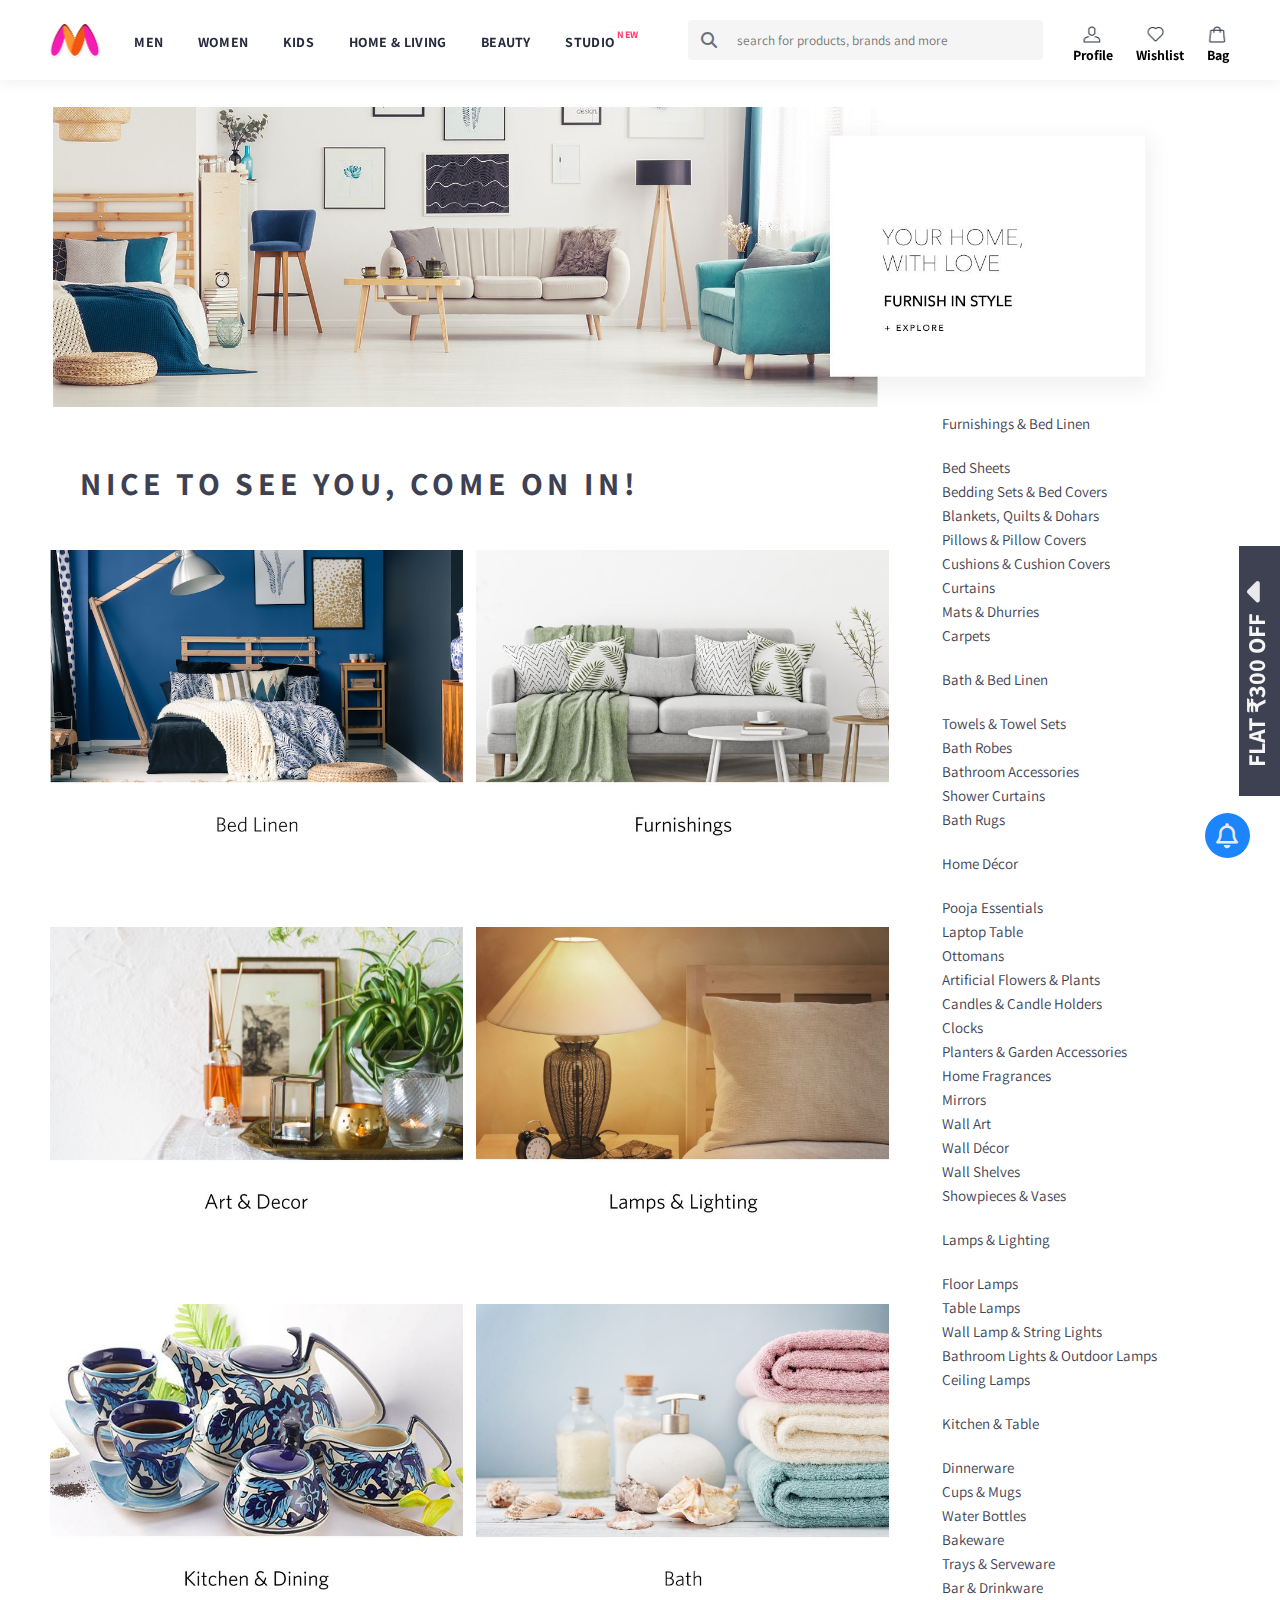
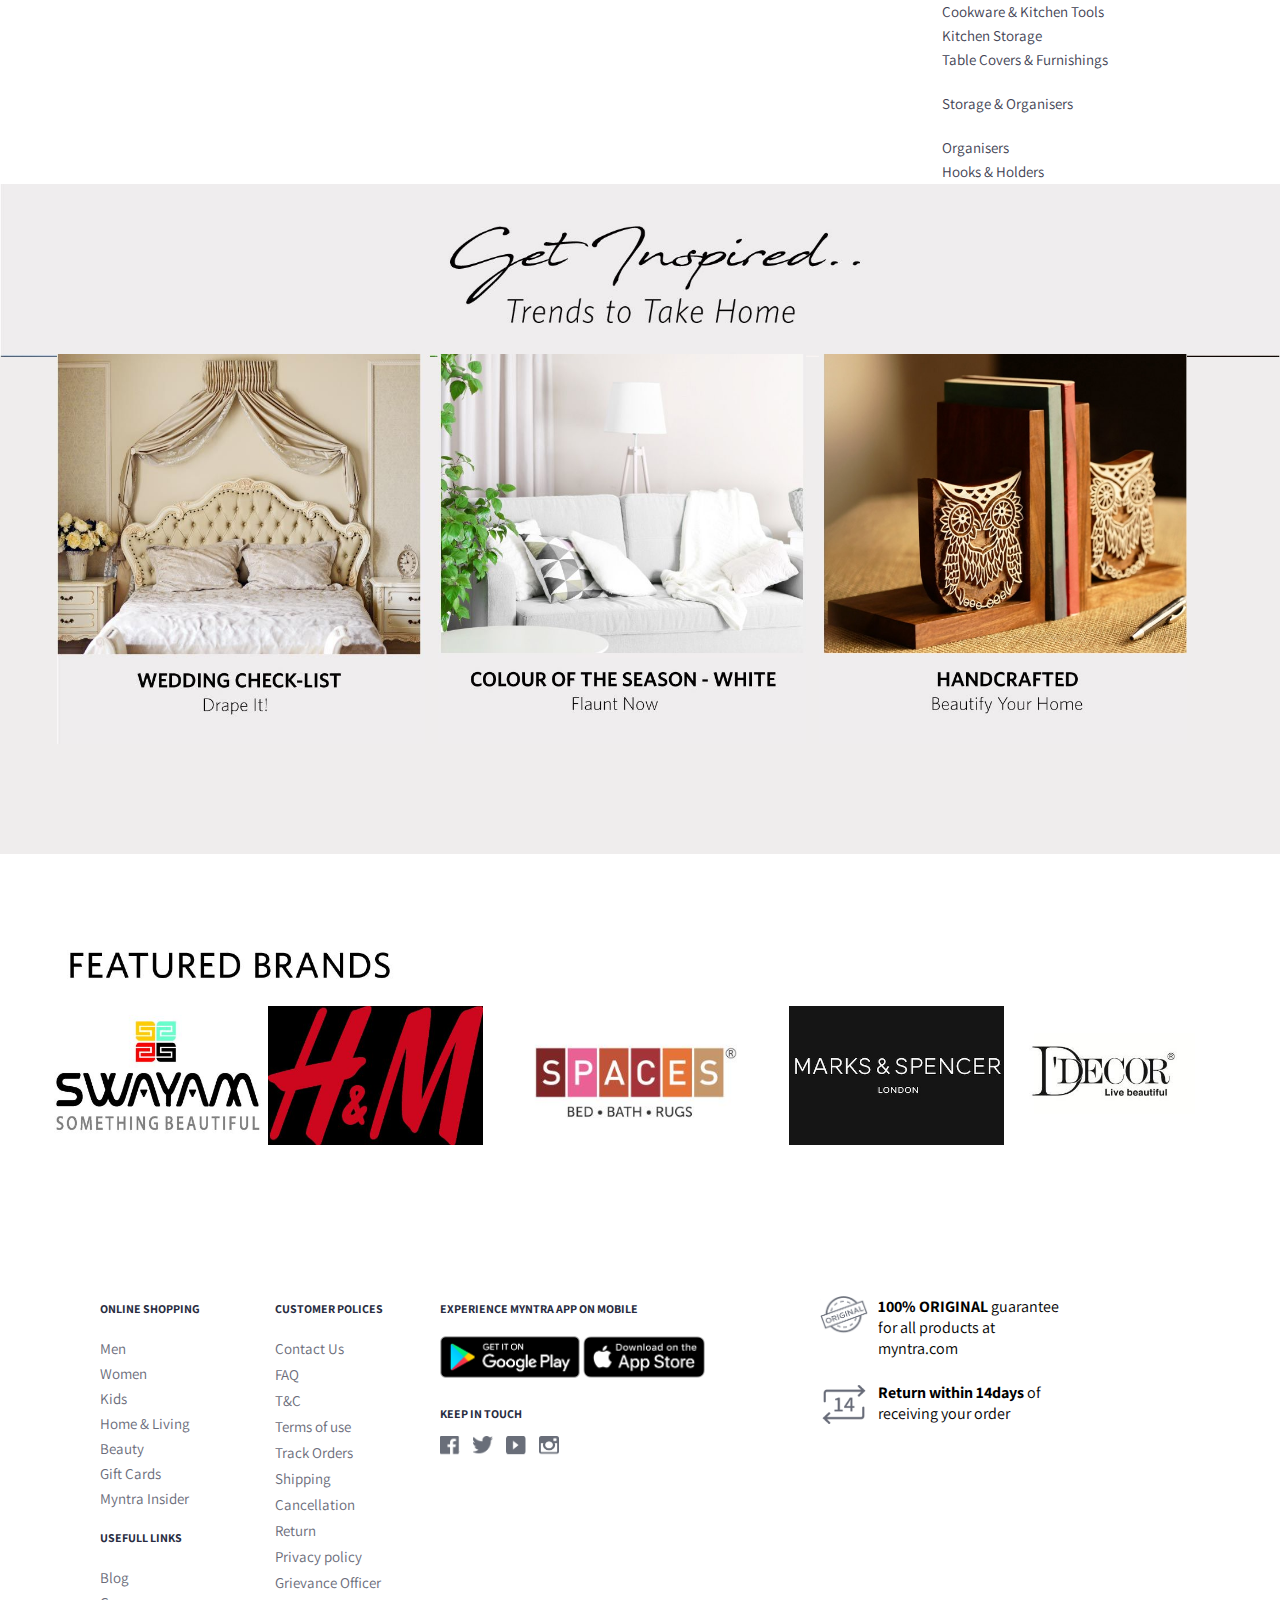
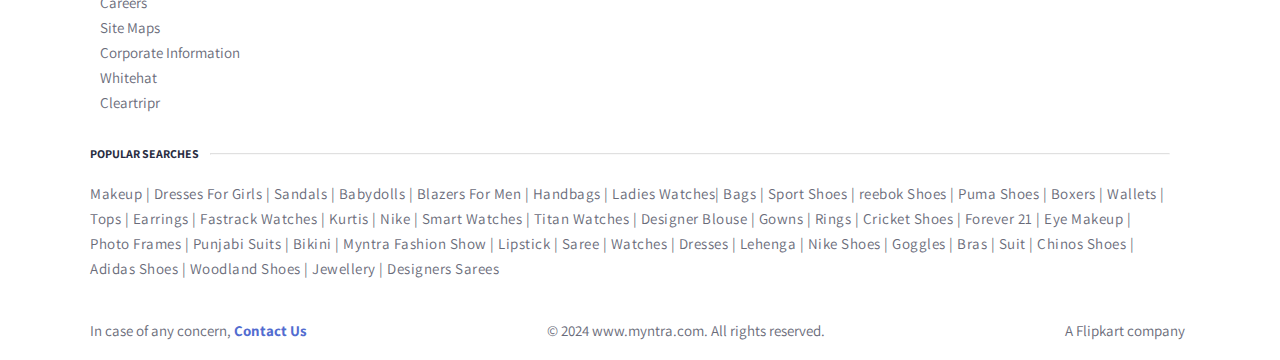
<file: home-living.html>
<!DOCTYPE html>
<html lang="en">

<head>
    <meta charset="UTF-8">
    <meta name="viewport" content="width=device-width, initial-scale=1.0">
    <title>home & living</title>
    <link rel="stylesheet" href="css/style.css">
    <link rel="icon" type="image/png"
    href="[data-uri]"
    sizes="64x64">
    <link rel="stylesheet" href="https://cdnjs.cloudflare.com/ajax/libs/font-awesome/6.5.2/css/all.min.css" />
</head>


<body>

    <header>
        <a href="index.html"><div class="logo">

        </div></a>
        <nav>
            <span style="position: relative; height: 47px;
            margin-top: 33px;" class="hover"><a href="index.html">men</a>

                <div class="mega-menu">
                    <div class="mega-itm">
                        <p class="mega-p">Topwear</p>
                        <ul type="none"
                            style="margin-left: 40px;text-transform: capitalize;font-weight: 400; color: #282c3f; ">
                            <li>T-Shirts</li>
                            <li style="margin-top: 4px;">Casual Shirts</li>

                            <li style="margin-top: 4px;">Formal Shirts</li>
                            <li style="margin-top: 4px;">Sweatshirts</li>
                            <li style="margin-top: 4px;">Sweaters</li>
                            <li style="margin-top: 4px;"> Jackets</li>
                            <li style="margin-top: 4px;">Blazers & Coats</li>
                            <li style="margin-top: 4px;">Suits</li>
                            <li style="margin-top: 4px;">Rain Jackets</li>
                        </ul>
                        <hr class="mega-line">
                        <p class="mega-p">Indian & Festive Wear</p>
                        <ul type="none"
                            style="margin-left: 40px;text-transform: capitalize;font-weight: 400; color: #282c3f; ">
                            <li>Kurtas & Kurta Sets</li>
                            <li style="margin-top: 4px;">Sherwanis</li>

                            <li style="margin-top: 4px;">Nehru Jackets</li>
                            <li style="margin-top: 4px;">Dhotis</li>

                        </ul>
                    </div>
                    <div class="mega-itm">
                        <p class="mega-p">Bottomwear</p>
                        <ul type="none"
                            style="margin-left: 40px;text-transform: capitalize;font-weight: 400; color: #282c3f; ">
                            <li>Jeans</li>
                            <li style="margin-top: 4px;">Casual Trousers</li>

                            <li style="margin-top: 4px;">Casual Trousers</li>
                            <li style="margin-top: 4px;">Formal Trousers</li>
                            <li style="margin-top: 4px;">Shorts</li>
                            <li style="margin-top: 4px;">Track Pants & Joggers</li>

                        </ul>
                        <hr class="mega-line">
                        <p class="mega-p">Innerwear & Sleepwear</p>
                        <ul type="none"
                            style="margin-left: 40px;text-transform: capitalize;font-weight: 400; color: #282c3f; ">
                            <li>Briefs & Trunks</li>
                            <li style="margin-top: 4px;">Boxers</li>

                            <li style="margin-top: 4px;">Vests</li>
                            <li style="margin-top: 4px;">Sleepwear & Loungewear</li>
                            <li style="margin-top: 4px;">Thermals</li>
                        </ul>
                        <hr class="mega-line">
                        <p class="mega-p">Plus Size
                        </p>

                    </div>
                    <div class="mega-itm">
                        <p class="mega-p">Footwear</p>
                        <ul type="none"
                            style="margin-left: 40px;text-transform: capitalize;font-weight: 400; color: #282c3f; ">
                            <li>Casual Shoes</li>
                            <li style="margin-top: 4px;">Formal Shoes</li>

                            <li style="margin-top: 4px;">Sports Shoes</li>
                            <li style="margin-top: 4px;">Sneakers</li>
                            <li style="margin-top: 4px;">Sandals & Floaters</li>
                            <li style="margin-top: 4px;">Flip Flops</li>
                            <li style="margin-top: 4px;">Socks</li>

                        </ul>
                        <hr class="mega-line">
                        <p class="mega-p">Personal Care & Grooming</p>
                        <p class="mega-p">Sunglasses & Frames</p>
                        <p class="mega-p">Watches</p>
                    </div>
                    <div class="mega-itm">
                        <p class="mega-p">Sports & Active Wear</p>
                        <ul type="none"
                            style="margin-left: 40px;text-transform: capitalize;font-weight: 400; color: #282c3f; ">
                            <li style="margin-top: 4px;">Sports Shoes</li>
                            <li style="margin-top: 4px;">Sports Sandals</li>

                            <li style="margin-top: 4px;">Active T-Shirts</li>
                            <li style="margin-top: 4px;">Track Pants & Shorts</li>
                            <li style="margin-top: 4px;">Tracksuits</li>
                            <li style="margin-top: 4px;">Track Pants & Joggers</li>
                            <li style="margin-top: 4px;">Jackets & Sweatshirts</li>
                            <li style="margin-top: 4px;">Sports Accessories</li>
                            <li style="margin-top: 4px;">Swimwear</li>

                        </ul>
                        <hr class="mega-line">
                        <p class="mega-p">Gadgets</p>
                        <ul type="none"
                            style="margin-left: 40px;text-transform: capitalize;font-weight: 400; color: #282c3f; ">
                            <li style="margin-top: 4px;">Smart Wearables</li>
                            <li style="margin-top: 4px;">Fitness Gadgets</li>
                            <li style="margin-top: 4px;">Headphones</li>
                            <li style="margin-top: 4px;">Speakers</li>

                        </ul>
                    </div>
                    <div class="mega-itm">
                        <p class="mega-p">Fashion Accessories</p>
                        <ul type="none"
                            style="margin-left: 40px;text-transform: capitalize;font-weight: 400; color: #282c3f; ">

                            <li style="margin-top: 4px;">Wallets</li>
                            <li style="margin-top: 4px;">Belts</li>
                            <li style="margin-top: 4px;">Perfumes & Body Mists</li>
                            <li style="margin-top: 4px;">Trimmers</li>
                            <li style="margin-top: 4px;">Deodorants</li>
                            <li style="margin-top: 4px;">Ties, Cufflinks & Pocket Squares</li>
                            <li style="margin-top: 4px;">Accessory Gift Sets</li>
                            <li style="margin-top: 4px;">Caps & Hats</li>
                            <li style="margin-top: 4px;">Mufflers, Scarves & Gloves</li>
                            <li style="margin-top: 4px;">Phone Cases</li>
                            <li style="margin-top: 4px;">Rings & Wristwear</li>
                            <li style="margin-top: 4px;">Helmets</li>

                        </ul>
                        <hr class="mega-line">

                        <p class="mega-p">Bags & Backpacks</p>
                        <p class="mega-p">Luggages & Trolleys</p>
                    </div>

                </div>

            </span>
            <span style="position: relative; height: 47px;
            margin-top: 33px; " class="hover2"><a href="">women</a>

                <div class="mega-menu" style="margin-left: -124px;">
                    <div class="mega-itm">
                        <p class="mega-p" style="color: #fb56c1;">Indian & Fusion Wear</p>
                        <ul type="none"
                            style="margin-left: 40px;text-transform: capitalize;font-weight: 400; color: #282c3f; ">
                            <li>Kurtas & Suits</li>
                            <li style="margin-top: 4px;">Kurtis, Tunics & Tops
                            </li>

                            <li style="margin-top: 4px;">Sarees</li>
                            <li style="margin-top: 4px;">Ethnic Wear</li>
                            <li style="margin-top: 4px;">Leggings, Salwars & Churidars</li>
                            <li style="margin-top: 4px;">Skirts & Palazzos</li>
                            <li style="margin-top: 4px;">Dress Materials</li>
                            <li style="margin-top: 4px;">Lehenga Cholis</li>
                            <li style="margin-top: 4px;">Dupattas & Shawls</li>
                            <li style="margin-top: 4px;">Jackets</li>
                        </ul>
                        <hr class="mega-line">
                        <p class="mega-p" style="color: #fb56c1;">Belts, Scarves & More</p>
                        <p class="mega-p" style="color: #fb56c1;">Watches & Wearables</p>

                    </div>
                    <div class="mega-itm">
                        <p class="mega-p" style="color: #fb56c1;">Western Wear</p>
                        <ul type="none"
                            style="margin-left: 40px;text-transform: capitalize;font-weight: 400; color: #282c3f; ">
                            <li>Dresses</li>
                            <li style="margin-top: 4px;">tops</li>

                            <li style="margin-top: 4px;">Tshirts</li>
                            <li style="margin-top: 4px;">Jeans</li>
                            <li style="margin-top: 4px;">Trousers & Capris</li>
                            <li style="margin-top: 4px;">Shorts & Skirts</li>
                            <li style="margin-top: 4px;"> Co-ords</li>
                            <li style="margin-top: 4px;">Playsuits</li>
                            <li style="margin-top: 4px;">Jumpsuits</li>
                            <li style="margin-top: 4px;">Shrugs</li>
                            <li style="margin-top: 4px;">Sweaters & Sweatshirts</li>
                            <li style="margin-top: 4px;">Jackets & Coats</li>
                            <li style="margin-top: 4px;">Blazers & Waistcoats</li>

                        </ul>
                        <hr class="mega-line">
                        <p class="mega-p" style="color: #fb56c1;">Plus Size</p>




                    </div>
                    <div class="mega-itm">
                        <p class="mega-p" style="color: #fb56c1;">Maternity</p>
                        <p class="mega-p" style="color: #fb56c1;">sunglasses & Frames</p>
                        <p class="mega-p" style="color: #fb56c1;">Footwear</p>
                        <ul type="none"
                            style="margin-left: 40px;text-transform: capitalize;font-weight: 400; color: #282c3f; ">
                            <li>Flats</li>
                            <li style="margin-top: 4px;">Casual Shoes</li>
                            <li style="margin-top: 4px;"> Heels</li>
                            <li style="margin-top: 4px;"> Boots</li>
                            <li style="margin-top: 4px;">Shorts</li>
                            <li style="margin-top: 4px;"> Sports Shoes & Floaters</li>

                        </ul>
                        <hr class="mega-line">
                        <p class="mega-p" style="color: #fb56c1;">Sports & Active Wear</p>
                        <ul type="none"
                            style="margin-left: 40px;text-transform: capitalize;font-weight: 400; color: #282c3f; ">
                            <li style="margin-top: 4px;">Clothing</li>
                            <li style="margin-top: 4px;">Footwear</li>

                            <li style="margin-top: 4px;">Sports Accessories</li>
                            <li style="margin-top: 4px;">Sports Equipment</li>


                        </ul>

                    </div>
                    <div class="mega-itm">
                        <p class="mega-p" style="color: #fb56c1;">Lingerie & Sleepwear</p>
                        <ul type="none"
                            style="margin-left: 40px;text-transform: capitalize;font-weight: 400; color: #282c3f; ">
                            <li style="margin-top: 4px;"> Bra</li>




                            <li style="margin-top: 4px;"> Briefs</li>

                            <li style="margin-top: 4px;"> Shapewear & Loungewear</li>
                            <li style="margin-top: 4px;"> Swimwear</li>
                            <li style="margin-top: 4px;">Tracksuits</li>
                            <li style="margin-top: 4px;"> Camisoles & Thermals</li>


                        </ul>
                        <hr class="mega-line">
                        <p class="mega-p" style="color: #fb56c1;">Beauty & Personal Care</p>
                        <ul type="none"
                            style="margin-left: 40px;text-transform: capitalize;font-weight: 400; color: #282c3f; ">
                            <li style="margin-top: 4px;"> Makeup</li>





                            <li style="margin-top: 4px;">Skincare</li>
                            <li style="margin-top: 4px;">Premium Beauty</li>
                            <li style="margin-top: 4px;">Lipsticks</li>
                            <li style="margin-top: 4px;"> Fragrances</li>

                        </ul>
                    </div>
                    <div class="mega-itm">
                        <p class="mega-p" style="color: #fb56c1;"> Gadgets</p>


                        <ul type="none"
                            style="margin-left: 40px;text-transform: capitalize;font-weight: 400; color: #282c3f; ">

                            <li style="margin-top: 4px;">
                                Smart Wearables</li>
                            <li style="margin-top: 4px;"> Fitness Gadgets</li>
                            <li style="margin-top: 4px;"> Headphones</li>
                            <li style="margin-top: 4px;"> Speakers</li>


                        </ul>
                        <hr class="mega-line">
                        <p class="mega-p" style="color: #fb56c1;">Jewellery</p>


                        <ul type="none"
                            style="margin-left: 40px;text-transform: capitalize;font-weight: 400; color: #282c3f; ">

                            <li style="margin-top: 4px;">
                                Fashion Jewellery</li>
                            <li style="margin-top: 4px;"> Fine Jewellery</li>
                            <li style="margin-top: 4px;"> Earrings
                            </li>
                        </ul>
                        <hr class="mega-line">
                        <p class="mega-p" style="color: #fb56c1;">Backpacks</p>
                        <p class="mega-p" style="color: #fb56c1;">Handbags, Bags & Wallets</p>
                        <p class="mega-p" style="color: #fb56c1;">Luggages & Trolleys</p>
                    </div>

                </div>

            </span>
            <span style="position: relative; height: 47px;
            margin-top: 33px;" class="hover3"><a href="">kids</a>

                <div class="mega-menu" style="margin-left: -200px;">
                    <div class="mega-itm">
                        <p class="mega-p" style="color: #f26a10;;">Boys Clothing</p>
                        <ul type="none"
                            style="margin-left: 40px;text-transform: capitalize;font-weight: 400; color: #282c3f; ">
                            <li>T-Shirts</li>

                            <li style="margin-top: 4px;"> Shirts</li>

                            <li style="margin-top: 4px;"> Shorts</li>
                            <li style="margin-top: 4px;">Jeans</li>
                            <li style="margin-top: 4px;">Trousers</li>
                            <li style="margin-top: 4px;"> Clothing Sets</li>
                            <li style="margin-top: 4px;"> Track Pants & Pyjamas</li>
                            <li style="margin-top: 4px;">Jacket, Sweater & Sweatshirts</li>
                            <li style="margin-top: 4px;"> Party Wear</li>
                            <li style="margin-top: 4px;"> Innerwear & Thermals</li>
                            <li style="margin-top: 4px;"> Nightwear & Loungewear</li>
                            <li style="margin-top: 4px;"> Value Packs</li>
                        </ul>

                    </div>
                    <div class="mega-itm">
                        <p class="mega-p" style="color:#f26a10;"> Girls Clothing</p>
                        <ul type="none"
                            style="margin-left: 40px;text-transform: capitalize;font-weight: 400; color: #282c3f; ">
                            <li> Dresses</li>
                            <li style="margin-top: 3px;"> Tops</li>

                            <li style="margin-top: 4px;">Casual Trousers</li>


                            <li style="margin-top: 4px;">Lehenga choli</li>
                            <li style="margin-top: 4px;"> Kurta Sets</li>
                            <li style="margin-top: 4px;"> Party wear</li>
                            <li style="margin-top: 4px;"> Dungarees & Jumpsuits</li>
                            <li style="margin-top: 4px;"> Skirts & shorts</li>
                            <li style="margin-top: 4px;"> Tights & Leggings</li>
                            <li style="margin-top: 4px;"> Jeans, Trousers & Capris</li>
                            <li style="margin-top: 4px;"> Jacket, Sweater </li>
                            <li style="margin-top: 4px;"> Innerwear & Thermals</li>
                            <li style="margin-top: 4px;"> Nightwear & Loungewear</li>
                            <li style="margin-top: 4px;"> Value Packs</li>

                        </ul>



                    </div>
                    <div class="mega-itm">
                        <p class="mega-p" style="color:#f26a10;"> Footwear</p>
                        <ul type="none"
                            style="margin-left: 40px;text-transform: capitalize;font-weight: 400; color: #282c3f; ">
                            <li> Casual Shoes</li>

                            <li style="margin-top: 4px;"> Flipflops</li>

                            <li style="margin-top: 4px;"> Sports Shoes</li>
                            <li style="margin-top: 4px;"> Flats</li>
                            <li style="margin-top: 4px;"> Sandals</li>
                            <li style="margin-top: 4px;"> School Shoes</li>
                            <li style="margin-top: 4px;"> Socks</li>


                        </ul>
                        <hr class="mega-line">
                        <p class="mega-p" style="color: #f26a10;"> Toys & Games</p>
                        <ul type="none"
                            style="margin-left: 40px;text-transform: capitalize;font-weight: 400; color: #282c3f; ">
                            <li> Learning & Development</li>

                            <li style="margin-top: 4px;"> Activity Toys</li>
                            <li style="margin-top: 4px;"> Soft Toys</li>
                            <li style="margin-top: 4px;"> Action Figure / Play set</li>


                        </ul>





                    </div>
                    <div class="mega-itm">
                        <p class="mega-p" style="color: #f26a10;"> Infants
                        </p>



                        <ul type="none"
                            style="margin-left: 40px;text-transform: capitalize;font-weight: 400; color: #282c3f; ">
                            <li style="margin-top: 4px;">Bodysuits</li>
                            <li style="margin-top: 4px;"> Rompers & Sleepsuits</li>

                            <li style="margin-top: 4px;">Clothing Sets</li>
                            <li style="margin-top: 4px;"> Tshirts & Tops</li>
                            <li style="margin-top: 4px;"> Dresses</li>
                            <li style="margin-top: 4px;">Track Pants & Joggers</li>
                            <li style="margin-top: 4px;"> Bottom wear</li>
                            <li style="margin-top: 4px;"> Innerwear & Sleepwear</li>
                            <li style="margin-top: 4px;"> Infant Care</li>

                        </ul>
                        <hr class="mega-line">
                        <p class="mega-p" style="color: #f26a10;"> Home & Bath</p>
                        <p class="mega-p" style="color: #f26a10;"> Personal Care</p>

                    </div>
                    <div class="mega-itm">
                        <p class="mega-p" style="color: #f26a10;"> Kids Accessories</p>

                        <ul type="none"
                            style="margin-left: 40px;text-transform: capitalize;font-weight: 400; color: #282c3f; ">

                            <li style="margin-top: 4px;">Bags & Backpacks</li>
                            <li style="margin-top: 4px;"> Watches</li>
                            <li style="margin-top: 4px;">Jewellery & Hair accessory</li>
                            <li style="margin-top: 4px;"> Sunglasses</li>
                            <li style="margin-top: 4px;">Deodorants</li>
                            <li style="margin-top: 4px;"> Masks & Protective Gears</li>

                            <li style="margin-top: 4px;">Caps & Hats</li>


                        </ul>
                        <hr class="mega-line">

                        <p class="mega-p" style="color: #f26a10; margin-bottom: -1px;"> Brands</p>


                        <ul type="none"
                            style="margin-left: 40px;text-transform: capitalize;font-weight: 400; color: #282c3f ;">

                            <li style="margin-top: 3px;">H&M</li>
                            <li style="margin-top: 3px;"> Max Kids</li>
                            <li style="margin-top: 3px;">Pantaloons</li>
                            <li style="margin-top: 3px;"> United Colors Of Benetton Kids</li>
                            <li style="margin-top: 3px;"> YK</li>
                            <li style="margin-top: 3px;"> U.S. Polo Assn. Kidss</li>
                            <li style="margin-top: 3px;"> HRX</li>

                            <li style="margin-top: 3px;"> Mothercare</li>


                        </ul>

                    </div>

                </div>

            </span>
            <span style="position: relative; height: 47px;
            margin-top: 33px; " class="hover4"><a href="home-living.html">home & living</a>

                <div class="mega-menu" style="margin-left: -270px;">
                    <div class="mega-itm">
                        <p class="mega-p" style="color: #f2c210;"> Bed Linen & Furnishing</p>

                        <ul type="none"
                            style="margin-left: 40px;text-transform: capitalize;font-weight: 400; color: #282c3f; ">
                            <li>T-Shirts</li>
                            <li style="margin-top: 4px;"> Bed Runners</li>

                            <li style="margin-top: 4px;"> Mattress Protectors</li>
                            <li style="margin-top: 4px;">Bedsheets</li>
                            <li style="margin-top: 4px;">Bedding Sets</li>
                            <li style="margin-top: 4px;"> Blankets, Quilts & Dohars</li>
                            <li style="margin-top: 4px;">Pillows & Pillow Covers</li>
                            <li style="margin-top: 4px;"> Bed Covers</li>
                            <li style="margin-top: 4px;">Diwan Sets</li>
                            <li style="margin-top: 4px;"> Chair Pads & Covers</li>
                            <li style="margin-top: 4px;"> Sofa Covers</li>
                        </ul>
                        <hr class="mega-line">
                        <p class="mega-p" style="color: #f2c210;"> Flooring</p>


                        <ul type="none"
                            style="margin-left: 40px;text-transform: capitalize;font-weight: 400; color: #282c3f; ">
                            <li>Floor Runnerss</li>


                            <li style="margin-top: 4px;">Carpets</li>
                            <li style="margin-top: 4px;"> Floor Mats & Dhurries</li>
                            <li style="margin-top: 4px;"> Door Mats </li>


                        </ul>
                    </div>
                    <div class="mega-itm">
                        <p class="mega-p" style="color: #f2c210;"> Bath</p>

                        <ul type="none"
                            style="margin-left: 40px;text-transform: capitalize;font-weight: 400; color: #282c3f; ">
                            <li> Bath Towels</li>
                            <li style="margin-top: 4px;"> Hand & Face Towels</li>

                            <li style="margin-top: 4px;">Casual Trousers</li>
                            <li style="margin-top: 4px;"> Beach Towels</li>
                            <li style="margin-top: 4px;"> Towels Set</li>
                            <li style="margin-top: 4px;"> Bath Rugs</li>
                            <li style="margin-top: 4px;"> Bath Robes</li>
                            <li style="margin-top: 4px;"> Bathroom Accessories</li>
                            <li style="margin-top: 4px;"> Shower Curtains</li>

                        </ul>
                        <hr class="mega-line">
                        <p class="mega-p" style="color: #f2c210;">Lamps & Lighting</p>

                        <ul type="none"
                            style="margin-left: 40px;text-transform: capitalize;font-weight: 400; color: #282c3f; ">
                            <li>Ceiling Lamps</li>
                            <li style="margin-top: 4px;"> Table Lamps</li>
                            <li style="margin-top: 4px;"> Floor Lamps</li>

                            <li style="margin-top: 4px;"> Wall Lamps</li>
                            <li style="margin-top: 4px;"> Outdoor Lamps</li>
                            <li style="margin-top: 4px;"> String Lights</li>
                        </ul>

                    </div>
                    <div class="mega-itm">
                        <p class="mega-p" style="color: #f2c210;"> Home Décor</p>



                        <ul type="none"
                            style="margin-left: 40px;text-transform: capitalize;font-weight: 400; color: #282c3f; ">
                            <li>Jeans</li>
                            <li style="margin-top: 4px;">Plants & Planters</li>

                            <li style="margin-top: 4px;"> Aromas & Candles</li>
                            <li style="margin-top: 4px;"> Clocks</li>
                            <li style="margin-top: 4px;"> Mirrors</li>
                            <li style="margin-top: 4px;"> Festive Decor</li>
                            <li style="margin-top: 4px;"> Pooja Essentials</li>
                            <li style="margin-top: 4px;"> Wall Shelves</li>
                            <li style="margin-top: 4px;"> Fountains</li>
                            <li style="margin-top: 4px;"> Showpieces & Vases</li>
                            <li style="margin-top: 4px;"> Ottoman</li>



                        </ul>
                        <hr class="mega-line">
                        <p class="mega-p" style="color: #f2c210;"> Cushions & Cushion Covers
                        </p>
                        <p class="mega-p" style="color: #f2c210;"> Curtains</p>

                    </div>
                    <div class="mega-itm">
                        <p class="mega-p" style="color: #f2c210;"> Home Gift Sets</p>
                        <p class="mega-p" style="color: #f2c210;">Kitchen & Table</p>


                        <ul type="none"
                            style="margin-left: 40px;text-transform: capitalize;font-weight: 400; color: #282c3f; ">
                            <li style="margin-top: 4px;"> Kitchen & Table</li>
                            <li style="margin-top: 4px;"> Table Runners</li>

                            <li style="margin-top: 4px;"> Dinnerware & Serveware/li>
                            <li style="margin-top: 4px;">Cups and Mugs</li>
                            <li style="margin-top: 4px;">Tracksuits</li>
                            <li style="margin-top: 4px;">Bakeware & Cookware</li>
                            <li style="margin-top: 4px;"> Kitchen Storage & Tools</li>
                            <li style="margin-top: 4px;"> Bar & Drinkware</li>
                            <li style="margin-top: 4px;"> Table Covers & Furnishings
                            </li>

                        </ul>
                        <hr class="mega-line">
                        <p class="mega-p" style="color: #f2c210;"> Storage</p>


                        <ul type="none"
                            style="margin-left: 40px;text-transform: capitalize;font-weight: 400; color: #282c3f; ">
                            <li style="margin-top: 4px;"> Bins</li>
                            <li style="margin-top: 4px;"> Hangers</li>
                            <li style="margin-top: 4px;"> Organisers</li>
                            <li style="margin-top: 4px;"> Hooks & Holders</li>
                            <li style="margin-top: 4px;"> Laundry Bags</li>

                        </ul>
                    </div>
                    <div class="mega-itm">
                        <p class="mega-p" style="color: #f2c210;">Brands</p>


                        <ul type="none"
                            style="margin-left: 40px;text-transform: capitalize;font-weight: 400; color: #282c3f; ">

                            <li style="margin-top: 4px;"> H&M</li>
                            <li style="margin-top: 4px;">Marks & Spencer</li>
                            <li style="margin-top: 4px;"> Home Centre</li>
                            <li style="margin-top: 4px;"> Spaces</li>
                            <li style="margin-top: 4px;"> Story@Home</li>
                            <li style="margin-top: 4px;"> D'Decor</li>
                            <li style="margin-top: 4px;"> Pure Home & Living</li>
                            <li style="margin-top: 4px;"> Swayam</li>
                            <li style="margin-top: 4px;"> Raymond Home</li>
                            <li style="margin-top: 4px;"> Maspar</li>
                            <li style="margin-top: 4px;"> My Trident</li>
                            <li style="margin-top: 4px;">Cortina</li>
                            <li style="margin-top: 4px;">Random</li>
                            <li style="margin-top: 4px;"> Ellementry</li>
                            <li style="margin-top: 4px;">ROMEE</li>
                            <li style="margin-top: 4px;">SEJ by Nisha Gupta</li>

                        </ul>

                    </div>

                </div>

            </span>
            <span style="position: relative; height: 47px;
            margin-top: 33px; " class="hover5"><a href="">beauty</a>

                <div class="mega-menu" style="margin-left: -400px;">
                    <div class="mega-itm">
                        <p class="mega-p" style="color: #0db7af;"> Makeup</p>

                        <ul type="none"
                            style="margin-left: 40px;text-transform: capitalize;font-weight: 400; color: #282c3f; ">
                            <li>Lipstick</li>
                            <li style="margin-top: 4px;">Lip Gloss</li>

                            <li style="margin-top: 4px;">Lip Liner</li>
                            <li style="margin-top: 4px;">Mascara</li>
                            <li style="margin-top: 4px;">Eyeliner</li>
                            <li style="margin-top: 4px;"> Kajal</li>
                            <li style="margin-top: 4px;">Eyeshadow</li>
                            <li style="margin-top: 4px;">Foundation</li>
                            <li style="margin-top: 4px;">Primer</li>
                            <li style="margin-top: 4px;"> Concealer</li>
                            <li style="margin-top: 4px;">Compact</li>
                            <li style="margin-top: 4px;">Nail Polish</li>
                        </ul>


                    </div>
                    <div class="mega-itm">
                        <p class="mega-p" style="color:#0db7af;"> Skincare, Bath & Body</p>

                        <ul type="none"
                            style="margin-left: 40px;text-transform: capitalize;font-weight: 400; color: #282c3f; ">
                            <li> Face Moisturiser</li>
                            <li style="margin-top: 4px;">Cleanser</li>

                            <li style="margin-top: 4px;">Masks & Peel</li>
                            <li style="margin-top: 4px;">Sunscreen</li>
                            <li style="margin-top: 4px;">Serum</li>
                            <li style="margin-top: 4px;">Face Wash </li>
                            <li style="margin-top: 4px;">Eye Cream</li>
                            <li style="margin-top: 4px;">Lip Balm</li>
                            <li style="margin-top: 4px;">Body Lotion</li>
                            <li style="margin-top: 4px;">Body Wash</li>
                            <li style="margin-top: 4px;">Body Scrub</li>
                            <li style="margin-top: 4px;">Hand Cream</li>

                        </ul>
                        <hr class="mega-line">
                        <p class="mega-p" style="color: #0db7af;"> Baby Care</p>
                        <p class="mega-p" style="color: #0db7af;"> Masks</p>




                    </div>
                    <div class="mega-itm">
                        <p class="mega-p" style="color: #0db7af;"> Haircare</p>

                        <ul type="none"
                            style="margin-left: 40px;text-transform: capitalize;font-weight: 400; color: #282c3f; ">
                            <li>Conditioner</li>
                            <li style="margin-top: 4px;">Shampoo</li>

                            <li style="margin-top: 4px;"> Hair Cream</li>
                            <li style="margin-top: 4px;">Hair Oil</li>
                            <li style="margin-top: 4px;">Hair Gel</li>
                            <li style="margin-top: 4px;">Hair Color</li>
                            <li style="margin-top: 4px;">Hair Serum</li>
                            <li style="margin-top: 4px;"> Hair Accessory</li>



                        </ul>
                        <hr class="mega-line">
                        <p class="mega-p" style="color: #0db7af;">Fragrances</p>
                        <ul type="none"
                            style="margin-left: 40px;text-transform: capitalize;font-weight: 400; color: #282c3f; ">
                            <li>Perfume</li>
                            <li style="margin-top: 4px;">Deodorant</li>

                            <li style="margin-top: 4px;"> Body Mist</li>




                        </ul>

                    </div>
                    <div class="mega-itm">
                        <p class="mega-p" style="color: #0db7af;">Appliances</p>

                        <ul type="none"
                            style="margin-left: 40px;text-transform: capitalize;font-weight: 400; color: #282c3f; ">
                            <li style="margin-top: 4px;">Hair Straightener</li>
                            <li style="margin-top: 4px;">Hair Dryer</li>

                            <li style="margin-top: 4px;">Epilator</li>

                        </ul>
                        <hr class="mega-line">
                        <p class="mega-p" style="color: #0db7af;"> Men's Grooming</p>


                        <ul type="none"
                            style="margin-left: 40px;text-transform: capitalize;font-weight: 400; color: #282c3f; ">
                            <li style="margin-top: 4px;">Trimmers</li>
                            <li style="margin-top: 4px;">Beard Oil</li>

                            <li style="margin-top: 4px;">Hair Wax</li>
                        </ul>
                        <hr class="mega-line">
                        <p class="mega-p" style="color: #0db7af;"> Beauty Gift & Makeup Set</p>
                        <ul type="none"
                            style="margin-left: 40px;text-transform: capitalize;font-weight: 400; color: #282c3f; ">
                            <li style="margin-top: 4px;">Beauty Gift</li>
                            <li style="margin-top: 4px;">Makeup Kit</li>


                        </ul>
                        <hr class="mega-line">
                        <p class="mega-p" style="color: #0db7af;"> Premium Beauty</p>
                        <p class="mega-p" style="color: #0db7af;"> Wellness & Hygiene</p>


                    </div>
                    <div class="mega-itm">
                        <p class="mega-p" style="color: #0db7af;"> Top Brands</p>
                        
                        <ul type="none"
                            style="margin-left: 40px;text-transform: capitalize;font-weight: 400; color: #282c3f; ">

                            <li style="margin-top: 4px;">Lakme</li>
                            <li style="margin-top: 4px;">Maybelline</li>
                            <li style="margin-top: 4px;">LOreal</li>
                            <li style="margin-top: 4px;">Philips</li>
                            <li style="margin-top: 4px;">Bath & Body Works</li>
                            <li style="margin-top: 4px;"> THE BODY SHOP</li>
                            <li style="margin-top: 4px;">  Biotique</li>
                            <li style="margin-top: 4px;">Mamaearth</li>
                            <li style="margin-top: 4px;"> MCaffeine</li>
                            <li style="margin-top: 4px;">  Nivea</li>
                            <li style="margin-top: 4px;">Lotus Herbals</li>
                            <li style="margin-top: 4px;"> LOreal Professionnel</li>
                            <li style="margin-top: 4px;"> KAMA AYURVEDA</li>
                            <li style="margin-top: 4px;">  Forest Essentials</li>
                            <li style="margin-top: 4px;"> M.A.C</li>


                        </ul>

                    </div>

                </div>

            </span>
            <span style="position: relative; height: 47px;
            margin-top: 33px; " class="hover"> <a href="" style="position: relative;"> studio
                    <div class="small-text">new</div>
                </a>


                <div class="mega-menu" style="margin-left: -200px; width: 470px; ">
                    <img src="image/Screenshot 2024-06-10 195214.png" width="150px" height="50px" alt=""
                        style="margin-left: 33%;">
                    <p
                        style="position: absolute; top: 50px; left: 90px; color: #535766;font-weight: 400;text-transform: capitalize;">
                        Your daily inspiration for everything fashion</p>


                    <div><img src="image/sudio-nav-banner.png" width="400px" alt=""
                            style="margin-top: 110px;margin-left: -270px;"></div>
                    <div><button style="position: absolute; top: 85%;right: 30%; height: 50px; width: 200px;;">EXPLORE
                            STUDIO <i class="fa-solid fa-angle-right" style="margin-left: 20px;"></i></button></div>
                </div>


            </span>
        </nav>
        <div class="search-box">
            <i style="margin-left: 13px;" class="fa-solid fa-magnifying-glass"></i>
            <input type="text" placeholder="search for products, brands and more">

        </div>

        <div class="right" style="margin-left: 30px;">
            <div class="profile">
            </div>
            <div> Profile</div>



        </div>
        <div class="right">
            <div class="wishlist">
            </div>
            <div> Wishlist</div>



        </div>
        <div class="right">
            <div class="bag">
            </div>
            <div style="margin-left: 8px;">Bag</div>



        </div>

    </header>

    <img src="image/eff01060-f706-468d-b97c-95cdf43174f91528443826867-Desktop-Home-Banner.jpg" width="1143px"
        height="300px" alt="" style="margin-left: 53px; margin-top: 107px;">


    <div class="mid-part">
        <div class="mid-images">
            <h1 class="heading1">NICE TO SEE YOU, COME ON IN!</h1>
            <div><img src="image/11517563660020-bed.jpg" width="413px" height="322px" alt="">
                <img src="image/11517563782565-furnishings.jpg" width="413px" height="322px" alt=""
                    style="margin-left: 10px;">
            </div>

            <div style="margin-top: 50px;"><img src="image/11517563810789-art-n-decor.jpg" width="413px" height="322px"
                    alt="">
                <img src="image/11517563866590-lamps.jpg" width="413px" height="322px" alt=""
                    style="margin-left: 10px;">
            </div>

            <div style="margin-top: 50px;"><img src="image/11517563925069-kitchen.jpg" width="413px" height="322px"
                    alt="">
                <img src="image/11517563958962-bath.jpg" width="413px" height="322px" alt="" style="margin-left: 10px;">
            </div>
        </div>
        <div class="right-mid">
            <ul type="none"
                style="line-height: 24px; margin-left: 40px;text-transform:capitalize;font-weight: 400; color: #3e4152 ; font-size: 15px;">
                <li style="margin-bottom: 20px;">furnishings & Bed Linen</li>

                <li>Bed Sheets</li>
                <li>Bedding Sets & Bed Covers</li>
                <li> Blankets, Quilts & Dohars</li>
                <li>Pillows & Pillow Covers</li>
                <li>Cushions & Cushion Covers</li>
                <li>Curtains</li>
                <li>Mats & Dhurries</li>
                <li>Carpets</li>
                <li style="margin-top:20px ;margin-bottom: 20px;">Bath & Bed Linen</li>
                <li>Towels & Towel Sets</li>
                <li>Bath Robes</li>
                <li>Bathroom Accessories</li>
                <li>Shower Curtains</li>
                <li>Bath Rugs</li>
                <li style="margin-top:20px ;margin-bottom: 20px;">Home Décor</li>
                <li>Pooja Essentials</li>
                <li>Laptop Table</li>
                <li>Ottomans</li>
                <li>Artificial Flowers & Plants</li>
                <li>Candles & Candle Holders</li>
                <li>Clocks</li>
                <li>Planters & Garden Accessories</li>
                <li>Home Fragrances</li>
                <li>Mirrors</li>
                <li>Wall Art</li>
                <li>Wall Décor</li>
                <li>Wall Shelves</li>
                <li>Showpieces & Vases</li>
                <li style="margin-top:20px ;margin-bottom: 20px;">Lamps & Lighting</li>
                <li>Floor Lamps</li>
                <li>Table Lamps</li>
                <li>Wall Lamp & String Lights</li>
                <li>Bathroom Lights & Outdoor Lamps</li>
                <li>Ceiling Lamps</li>
                <li style="margin-top:20px ;margin-bottom: 20px;">Kitchen & Table</li>
                <li>Dinnerware</li>
                <li>Cups & Mugs</li>
                <li>Water Bottles</li>
                <li>Bakeware</li>
                <li>Trays & Serveware</li>
                <li>Bar & Drinkware</li>
                <li>Cookware & Kitchen Tools</li>
                <li>Kitchen Storage</li>
                <li>Table Covers & Furnishings</li>
                <li style="margin-top:20px ;margin-bottom: 20px;">Storage & Organisers</li>
                <li>Organisers</li>
                <li>Hooks & Holders</li>
            </ul>



        </div>



    </div>

    <div style="width: 100%; height: 300px;">
        <img src="image/11517478281102-Home-page-Desktop_12.jpg" width="100%" alt="">
    </div>
    <div style="
     margin-top: -130px; width: 100%; height: 500px;background-color:#EFEDED;">
        <img src="image/11517485441956-Wedding-checklist.jpg" width="368px" alt="" style="margin-left: 57px;">
        <img src="image/11517478592904-Home-page-Desktop_14.jpg" width="368px" alt="" style="margin-left: 10px;">
        <img src="image/11517478592892-Home-page-Desktop_15.jpg" width="368px" alt="" style="margin-left: 10px;">
    </div>
    <img src="image/11517478696928-Home-page-Desktop_16.jpg" alt="" width="90%" style="margin-left: 62px;">

    <div style="margin-left: 50px; height: 200px;">
        <img src="image/13606c4a-14e9-48e4-a56a-a9c3979e7db21650971940091-swayam_logo_new_1980_x_1280.jpg" alt=""
            width="215px">
            <img src="image/ff6b8a0b-83fa-4f9f-bbb3-0fc51fd9454a1647517771374-updated-logo.jpg" alt="" width="215px">
            <img src="image/9830dff5-9056-402f-9bf0-ba3ead0abcaf1647499996169-SPACES---LOGO-01--BEDBATHRUGS-.jpg" alt="" width="300px">
            <img src="image/06f9e39d-a4d4-4ba4-b4cb-960c87ff5d511647499996189-M-S-Logo.jpg" alt="" width="215px">
            <img src="image/a38e440e-1ff7-4092-acbe-46d74b38384a1551443106457-Home-page-Desktop-Brands_13.jpg" alt="" width="215px">
    </div>

    <div class="after-image">

        <div style="width: 175px;height: 430px">
            <p style="font-size: 12px;color:  #282c3f;font-weight:700 ;margin-top: 5px;"><a href="">ONLINE
                    SHOPPING</a>
            </p>

            <p style="margin-top: 20px; font-size: 15px;color: #696b79;line-height: 25px;"> <a href="">Men</a> <br>
                <a href="">Women</a> <br>
                <a href="">Kids</a> <br>
                <a href="">Home & Living</a> <br>
                <a href="">Beauty</a> <br>
                <a href="">Gift Cards</a> <br>
                <a href="">Myntra Insider</a>
            </p>

            <p style="font-size: 12px;color:  #282c3f;font-weight:700 ;margin-top: 19px;"><a href="">USEFULL
                    LINKS</a>
            </p>

            <p style="margin-top: 20px; font-size: 15px;color: #696b79;line-height: 25px;"> <a href="">Blog</a> <br>
                <a href="">Careers</a> <br>
                <a href="">Site Maps</a> <br>
                <a href="">Corporate Information</a> <br>
                <a href="">Whitehat</a> <br>
                <a href="">Cleartripr</a>
            </p>

        </div>
        <div style="width: 165px;height: 296.67px;">
            <p style="font-size: 12px;color:  #282c3f;font-weight:700 ;margin-top: 5px;"><a href="">CUSTOMER
                    POLICES</a>
            </p>

            <p style="margin-top: 20px; font-size: 15px;color: #696b79;line-height: 26px;"> <a href="">Contact
                    Us</a>
                <br>
                <a href="">FAQ</a> <br>
                <a href="">T&C</a> <br>
                <a href="">Terms of use</a> <br>
                <a href="">Track Orders</a> <br>
                <a href="">Shipping</a> <br>
                <a href="">Cancellation</a> <br>
                <a href="">Return</a> <br>
                <a href="">Privacy policy</a> <br>
                <a href="">Grievance Officer</a>
            </p>

        </div>
        <div style="width: 380px;height: 175.67px;">
            <p style="font-size: 12px;color:  #282c3f;font-weight:700 ;margin-top: 5px;margin-bottom: 20px;"><a
                    href="">EXPERIENCE MYNTRA APP ON MOBILE</a>
            </p>
            <a href=""> <img src="image/80cc455a-92d2-4b5c-a038-7da0d92af33f1539674178924-google_play.png" height="42px"
                    alt=""></a>
            <a href=""> <img src="image/bc5e11ad-0250-420a-ac71-115a57ca35d51539674178941-apple_store.png" height="42px"
                    alt=""></a>

            <p style="font-size: 12px;color:  #282c3f;font-weight:700 ;margin-top: 23px;margin-bottom: 15px;"><a
                    href="">KEEP IN TOUCH</a>
            </p>


            <a href="" style="margin-right: 10px;"><img
                    src="image/d2bec182-bef5-4fab-ade0-034d21ec82e31574604275433-fb.png" width="20px" height="20px"
                    alt=""></a>
            <a href="" style="margin-right: 10px;"><img
                    src="image/f10bc513-c5a4-490c-9a9c-eb7a3cc8252b1574604275383-twitter.png" width="20px" height="20px"
                    alt=""></a>
            <a href="" style="margin-right: 10px;"><img
                    src="image/a7e3c86e-566a-44a6-a733-179389dd87111574604275355-yt.png" width="20px" height="20px"
                    alt=""></a>
            <a href="" style="margin-right: 10px;"><img
                    src="image/b4fcca19-5fc1-4199-93ca-4cae3210ef7f1574604275408-insta.png" width="20px" height="20px"
                    alt=""></a>
        </div>
        <div class="last-right-box">
            <div class="last-img">
                <img src="image/6c3306ca-1efa-4a27-8769-3b69d16948741574602902452-original.png" width="48px"
                    height="40px" alt="">
            </div>
            <div class="last-text"> <b>100% ORIGINAL</b> guarantee for all products at myntra.com</div>

            <div class="last-img">
                <img src="image/becb1b16-86cc-4e78-bdc7-7801c17947831684737106127-Return-Window-image.png" width="48px"
                    height="47px" alt="">
            </div>
            <div class="last-text"><b>Return within 14days</b> of receiving your order</div>




        </div>
    </div>
    <div class="hr-line">
        <p style="font-size: 12px;color:  #282c3f;font-weight:700 ;margin-top: 20px;width: 110px;"><a href="">POPULAR
                SEARCHES</a>
        </p>
        <hr
            style="width: 960px;height: 0px;margin-top: 27px;margin-left: 10px; background-color: #eaeaec;opacity: 0.3;">

        <p class="para1">

            <a href=""> Makeup |</a>
            <a href="">Dresses For Girls |</a>
            <a href="">Sandals |</a>
            <a href="">Babydolls |</a>
            <a href="">Blazers For Men |</a>
            <a href="">Handbags |</a>
            <a href="">Ladies Watches|</a>
            <a href="">Bags |</a>
            <a href=""> Sport Shoes | </a>
            <a href="">reebok Shoes |</a>
            <a href=""> Puma Shoes |</a>
            <a href="">Boxers |</a>
            <a href=""> Wallets |</a>
            <a href="">Tops |</a>
            <a href="">Earrings |</a>
            <a href="">Fastrack Watches |</a>
            <a href="">Kurtis |</a>
            <a href=""> Nike |</a>
            <a href=""> Smart Watches |</a>
            <a href="">Titan Watches |</a>
            <a href="">Designer Blouse |</a>
            <a href="">Gowns |</a>
            <a href="">Rings |</a>
            <a href="">Cricket Shoes |</a>
            <a href="">Forever 21 |</a>
            <a href="">Eye Makeup |</a>
            <a href="">Photo Frames |</a>
            <a href="">Punjabi Suits |</a>
            <a href="">Bikini |</a>
            <a href="">Myntra Fashion Show |</a>
            <a href="">Lipstick |</a>
            <a href="">Saree |</a>
            <a href="">Watches |</a>
            <a href="">Dresses |</a>
            <a href="">Lehenga |</a>
            <a href="">Nike Shoes |</a>
            <a href="">Goggles |</a>
            <a href="">Bras |</a>
            <a href="">Suit |</a>
            <a href="">Chinos Shoes |</a>
            <a href="">Adidas Shoes |</a>
            <a href="">Woodland Shoes |</a>
            <a href="">Jewellery |</a>
            <a href="">Designers Sarees </a>
        </p>

        <p>
        <div class="para2" style="margin-left: 0px; margin-bottom: 20px;">In case of any concern, <a href=""
                style="text-decoration: none; font-weight: 700; color: #526cd0;">Contact Us</a> </div>
        <div class="para2">© 2024 www.myntra.com. All rights reserved.</div>
        <div class="para2">A Flipkart company</div>
        </p>
        

        <div class="off">FLAT ₹300 OFF
            <i class="fa-solid fa-caret-right" style="font-size: 34px; color: #eaeaec;"></i>
    
        </div>
        <div class="bell-icon"> <i class="fa-regular fa-bell fa-bounce"
            style="color: #eaeaec; margin-top: 11px;margin-left: 11px; font-size: 25px;"></i></div>
       
    </div>
</file>
<file: css/style.css>
@import url('https://fonts.googleapis.com/css2?family=Assistant:wght@200..800&display=swap');

* {
    padding: 0px;
    margin: 0px;
    box-sizing: border-box;
    font-family: "Assistant", sans-serif;

}

header {
    width: 100%;
    height: 80px;
    background-color: white;
    box-shadow: 0 4px 12px 0 rgba(0, 0, 0, .05);
    display: flex;
    align-items: center;
    position: fixed;
    z-index: 222;






}

.logo {

    background-image: url(../image/MyntraWebSprite_27_01_2021.png);
    width: 53px;
    height: 36px;
    background-position: -462px 0;
    background-size: 1404px 105px;
    margin-left: 50px;
}

a {
    color: inherit;
    text-decoration: none;
}

nav {
    width: 515.44px;

    margin-left: 14px;
    display: flex;
    justify-content: space-around;
    color: #282c3f;
    font-weight: 700;
    letter-spacing: .3px;
    font-size: 14px;
    text-transform: uppercase;
}


.search-box {
    width: 355px;
    height: 40px;
    margin-left: 56px;
    border-radius: 4px;
    color: #696e79;
    display: flex;
    background-color: #f5f5f6;
    gap: 20px;
    justify-content: center;
    align-items: center;
}

.search-box input {
    flex-grow: 1;
    border: none;
    background: transparent;
    color: #696e79;
}

.search-box input:focus {
    outline: none;
}

.right {
    width: 50px;
    height: 40px;
    margin-left: 13px;
    font-size: 14px;
    font-weight: 700;
    margin-top: 8px;
}

.profile {
    width: 24px;
    height: 22px;
    background-image: url(../image/MyntraWebSprite_27_01_2021.png);
    background-size: 1404px 105px;
    background-position: -298px -56px;
    margin-left: 7px;


}

.wishlist {
    width: 17px;
    height: 22px;
    background-image: url(../image/MyntraWebSprite_27_01_2021.png);
    background-position: -315px -187px;
    background-size: 1404px 105px;
    margin-left: 11px;


}

.bag {
    background-position: -341px -56px;
    width: 22px;
    height: 22px;
    background-image: url(../image/MyntraWebSprite_27_01_2021.png);

    background-size: 1404px 105px;
    margin-left: 7px;
}

.image {
    width: 100%;
    margin-top: 100px;

}

.image2 {
    height: 377px;
    width: 50%;
}

.banner {
    display: flex;
    width: 100%;

}

.image3 {
    width: 50%;
}

.items {
    display: flex;
}

.i {
    width: 207px;
}


.flex-items {
    display: flex;
    flex-wrap: wrap;
    align-content: space-between;
}


.fi {
    width: 124px;
}

.after-image {
    width: 1080px;
    height: 430px;

    margin: auto;
    display: flex;

    margin-top: 90px;
}

.last-right-box {
    width: 270px;
    height: 160.33px;

    margin-right: 20px;
    display: flex;
    flex-wrap: wrap;
}

.last-img {
    margin-right: 10px;
}

.last-text {
    width: 74%;
}

.hr-line {
    width: 1100px;
    height: 131px;
    display: flex;
    flex-wrap: wrap;
    margin: auto;
}

.para1 {
    width: 1080px;
    margin-top: 20px;
    line-height: 25px;
    text-decoration: none;
    color: #696b79;
    font-size: 15px;
    letter-spacing: 0.5px
}

.para2 {
    color: #696b79;
    font-size: 15px;
    margin-top: 40px;
    margin-left: 60px;
    margin-left: 240px;


}

.content-box {
    width: 1080px;
    height: 200px;
    display: flex;
    flex-wrap: wrap;
}


.c-text {
    font-weight: 700;
    color: #282c3f;
    margin-top: 40px;
    width: 100%;
}

.list {
    color: #94969f;
    margin-top: 30px;
    width: 756px;
}

.para3 {
    color: #94969f;
    font-size: 14px;
    margin-top: 10px;
    position: relative;
}

.list-box {
    width: 1080px;
    height: 497px;
    margin-left: 20px;

}

.footer-para {
    margin-top: 20px;
    color: #94969f;
    font-size: 14px;
}

.lastt-boxx {
    width: 100%;
    height: 500px;
    margin-left: -25px;
}

.small-text {
    font-size: 10px;
    color: #ff3f6c;
    position: absolute;
    top: -5px;
    right: -23px;
}

.bell-icon {
    width: 45px;
    height: 45px;
    background-color: rgb(29, 133, 252);
    border-radius: 50%;
    /* position: absolute;

    right: 25px;

    top: 6679px; */

    position: fixed;
    bottom: 42px;
    right: 30px;
    cursor: pointer;
}

.mid-part {
    width: 1245.33px;
    height: 1372px;

    display: flex;
}

.mid-images {
    width: 842.39px;
    height: 1275.68px;
    margin-left: 50px;
}

.right-mid {
    width: 340.95px;
    height: 1372px;

    margin-left: 10px;
}

.heading1 {
    color: #3e4152;
    letter-spacing: .15em;
    margin: 50px 0 10px 30px;
    font-weight: 700;
    margin-bottom: 46px;
}

.mega-menu {
    width: 1100px;
    height: 450px;
    background-color: white;
    position: absolute;
    margin-left: -61px;
    margin-top: 29px;
    display: flex;
    opacity: 0;
    box-shadow: rgba(0, 0, 0, 0.15) 0px 15px 25px, rgba(0, 0, 0, 0.05) 0px 5px 10px;
    visibility: hidden;

    cursor: pointer;
}

.mega-itm {
    width: 20%;
    height: 100%;

}

.mega-p {
    margin-top: 20px;
    margin-top: 12px;
    color: #ff3f6c;
    text-transform: capitalize;
    margin-left: 40px;
    margin-bottom: 12px;
}

.mega-line {
    width: 150px;
    margin-left: 35px;
    margin-top: 10px;
    color: #696b79;
    opacity: 0.3;
}

.hover:hover {
    border-bottom: 2px solid #ff3f6c;
}

.hover:hover .mega-menu {
    opacity: 1;
    transition-duration: 0.5s;
    visibility: visible;
}

.hover2:hover {
    border-bottom: #fb56c1 2px solid;
}

.hover2:hover .mega-menu {
    opacity: 1;
    transition-duration: 0.5s;
    visibility: visible;
}

.hover3:hover {
    border-bottom: #f26a10 2px solid;
}

.hover3:hover .mega-menu {
    opacity: 1;
    transition-duration: 0.5s;
    visibility: visible;
}

.hover4:hover {
    border-bottom: #f2c210 2px solid;
}

.hover4:hover .mega-menu {
    opacity: 1;
    transition-duration: 0.5s;
    visibility: visible;
}


.hover5:hover {
    border-bottom: #0db7af 2px solid;
}

.hover5:hover .mega-menu {
    opacity: 1;
    transition-duration: 0.5s;
    visibility: visible;
}

.off {
    background-color: #3e4152;
    width: 41px;
    padding: 4px;
    height: 250px;
    vertical-align: middle;
    text-align: center;
    font-size: 24px;
    transform: rotate(-540deg);
    writing-mode: vertical-rl;
    font-weight: 700;
    color: #f5f5f6;
    padding-right: 0px;
    margin-left: 1222px;
    margin-top: 2719px;
    position: fixed;
    bottom: 104px;
    right: 0px;

    cursor: pointer;
}
</file>
